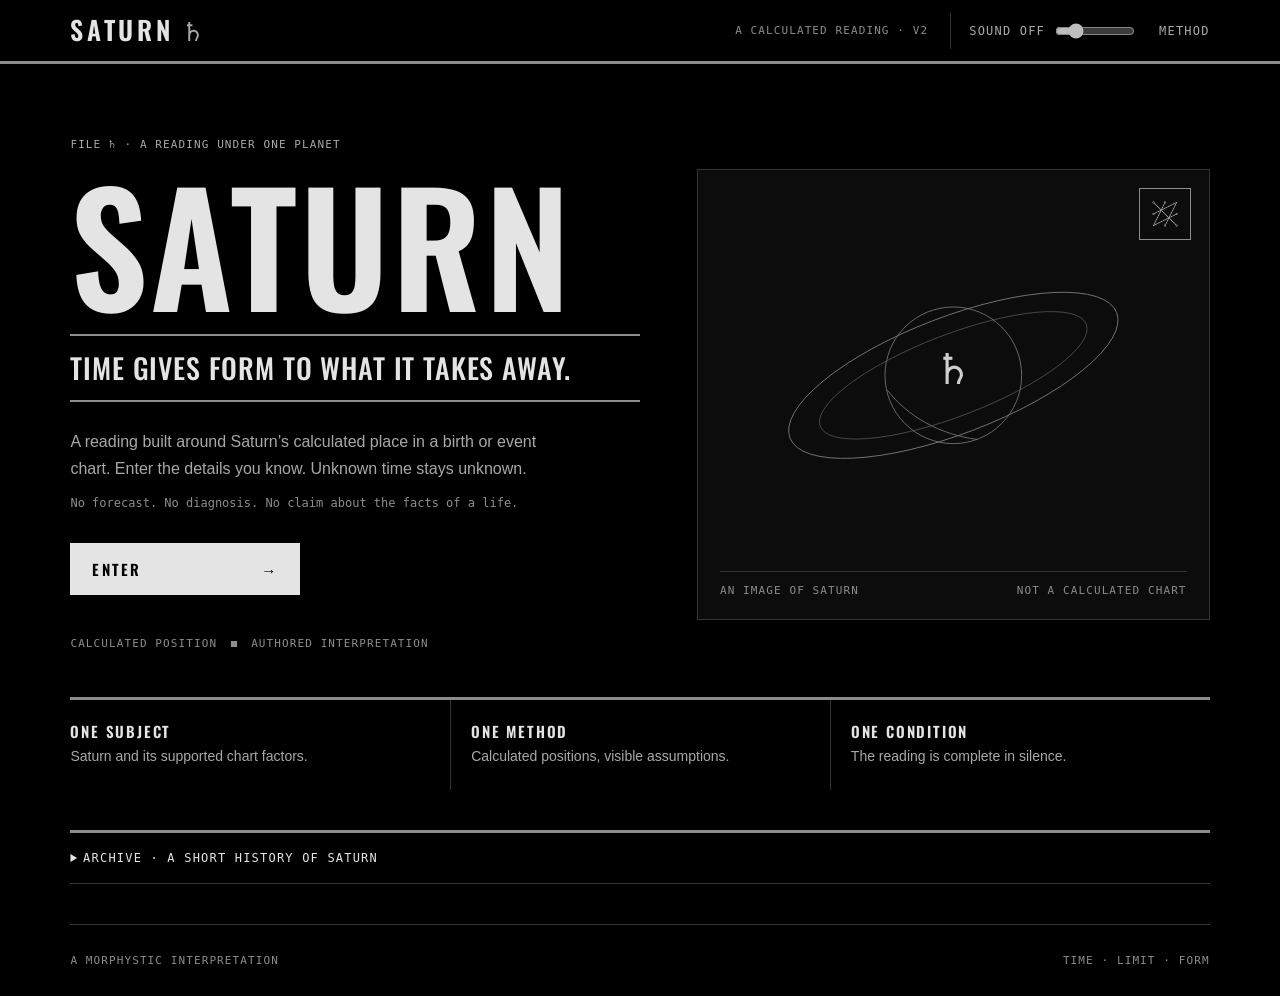
<file: saturn-v2/index.html>
<!doctype html>
<html lang="en">
<head>
  <meta charset="utf-8">
  <meta name="viewport" content="width=device-width, initial-scale=1">
  <meta name="theme-color" content="#000000">
  <meta name="description" content="A Saturn-centered astrological reading, built from calculated chart factors.">
  <title>SATURN v2 — A reading under one planet</title>
  <link rel="icon" href="assets/saturnian_sigil.png" type="image/png">
  <link rel="stylesheet" href="style.css">
  <script defer src="vendor/astronomy.js"></script>
  <script defer src="narrative.js"></script>
  <script defer src="core.js"></script>
  <script defer src="app.js"></script>
</head>
<body>
  <a class="skip-link" href="#main">Skip to content</a>
  <header class="site-header">
    <a class="wordmark" href="./" aria-label="SATURN home">SATURN<span class="wordmark-dot">♄</span></a>
    <div class="header-right">
      <span class="edition">A CALCULATED READING · V2</span>
      <div class="sound-controls" role="group" aria-label="Ambient sound controls">
        <audio id="ambient-audio" src="assets/saturn-drone.ogg" loop preload="none"></audio>
        <button id="sound-toggle" class="quiet-button" type="button" aria-pressed="false" aria-label="Turn ambient sound on">Sound off</button>
        <input id="sound-volume" type="range" min="0" max="0.12" step="0.005" value="0.025" aria-label="Ambient sound volume">
      </div>
      <button id="method-button" class="quiet-button" type="button">Method</button>
    </div>
  </header>
  <main id="main" tabindex="-1"></main>
  <details class="saturn-history">
    <summary>Archive · a short history of Saturn</summary>
    <div class="history-body">
      <p class="history-intro">One planet, several traditions. These accounts describe mythology, worship and occult symbolism in their own settings.</p>
      <h3>Mesopotamia · the distant sovereign</h3>
      <p>Babylonian astronomers observed Saturn as Kayyāmānu, the slow-moving celestial wanderer. Associated with Ninurta, a deity of warfare and agriculture, the planet belonged to a system of celestial omens concerning kingship and earthly affairs. <a href="https://www.iranicaonline.org/articles/planets/" target="_blank" rel="noopener">Encyclopaedia Iranica ↗</a> · <a href="https://sumerianastrology.com/wp-content/uploads/2024/08/Mesopotamian-Planetary-Astronomy-Astrology-Brown-Mesopotamian-Astrology.pdf" target="_blank" rel="noopener">David Brown, Mesopotamian Planetary Astronomy-Astrology ↗</a></p>
      <h3>Greece and later European art · the devouring father</h3>
      <p>The Romans identified Saturn with Greek Kronos, the father who swallowed his children to prevent his overthrow. Later art connected this figure with time. That association developed across traditions; Kronos and Chronos, the personification of time, should not simply be treated as identical. <a href="https://www.getty.edu/art/collection/object/103RQE" target="_blank" rel="noopener">Getty ↗</a></p>
      <h3>Phoenicia and Carthage · the sacrificial god</h3>
      <p>Greek and Roman writers identified Kronos and Saturn with deities including El and Baal Hammon. Ancient accounts associated these cults with sacrificial offerings, including historically debated traditions of child sacrifice. <a href="https://www.philipharland.com/Blog/2024/05/phoenician-perspectives-philo-of-byblos-second-century-ce/" target="_blank" rel="noopener">Philo of Byblos, translated by Philip A. Harland ↗</a> · <a href="https://www.ox.ac.uk/news/2014-01-23-ancient-carthaginians-really-did-sacrifice-their-children" target="_blank" rel="noopener">University of Oxford ↗</a></p>
      <h3>Rome · the seed</h3>
      <p>Roman Saturn, rooted in older Italic tradition, was a god of sowing and seed. The Romans identified him with the Greek agricultural deity Kronos. <a href="https://www.getty.edu/cona/CONAIconographyRecord.aspx?iconid=901000195" target="_blank" rel="noopener">Getty ↗</a></p>
      <h3>Hindu traditions · Shani</h3>
      <p>Saturn is personified as Shani, one of the nine planetary deities, the navagrahas. Devotion to these deities includes seeking protection from misfortune. Here Saturn belongs to a living religious tradition. <a href="https://art.thewalters.org/object/25.39/" target="_blank" rel="noopener">Walters Art Museum ↗</a></p>
      <h3>Renaissance European occultism · lead and solitude</h3>
      <p>Agrippa associated Saturn with lead, heavy materials and solitary creatures. These correspondences give its occult image weight, darkness and withdrawal. They belong to a historical system of planetary symbolism. <a href="https://renaissanceastrology.com/agrippasaturn.html" target="_blank" rel="noopener">Agrippa, Book I, “What things are Saturnine” ↗</a></p>
      <h3>Morphysm · a contemporary interpretation</h3>
      <p>At Saturn’s north pole, a six-sided pattern takes shape in the planet’s atmosphere: a stable shape formed by motion.</p>
      <p>Morphysm uses this as an image for the self: a process that looks like an object, a standing wave in neural flow, mistaken for an entity. Matter passes through it, and the illusion persists. <a href="https://www.reddit.com/r/BreakingMirrors/" target="_blank" rel="noopener">Breaking Mirrors on Reddit ↗</a></p>
    </div>
  </details>
  <footer class="site-footer">
    <span>A MORPHYSTIC INTERPRETATION</span>
    <span>TIME · LIMIT · FORM</span>
  </footer>


  <dialog id="method-dialog" aria-labelledby="method-title">
    <div class="dialog-top">
      <span class="overline">CALCULATION &amp; EDITORIAL METHOD</span>
      <button class="quiet-button" type="button" data-close="method-dialog">Close</button>
    </div>
    <h2 id="method-title">A calculated sky.<br>A written reading.</h2>
    <p>Planetary positions are calculated in this browser with Astronomy Engine. The prototype uses the tropical zodiac and apparent geocentric ecliptic longitude. Saturn is the subject; other planets are interpreted only when a calculated aspect involves Saturn.</p>
    <p>Aspect definitions: conjunction 0° / 7° orb; sextile 60° / 4°; square 90° / 6°; trine 120° / 6°; opposition 180° / 7°. Only factors supported across the full sampled time interval are interpreted. Approximate and unknown times use 97 samples. The sign, motion and aspect checks are sampled, not a continuous mathematical proof.</p>
    <p>Houses, ascendant, angles and general transits are not implemented. Saturn Returns is a provisional calculation: up to three return cycles are found by solving when transiting Saturn reaches the chart’s natal Saturn longitude. It includes retrograde re-crossings and sampled input-time sensitivity. Independent reference comparison is pending. The wheel shows the zodiac and Saturn’s calculated position; its rings are chart guides, not orbits. A midpoint marker is identified whenever the entered time is uncertain.</p>
    <p>The House of Death appears after the reading ends. Its four rooms are the dates on which transiting Saturn reaches 90°, 180°, 270° and 360° from the chart’s Saturn, solved with the same method as the returns.</p>
    <p>All sign, aspect, return and House of Death texts are original editorial writing (draft v0.3) and have not yet been reviewed against a source corpus or by an astrologer.</p>
    <p>Chart inputs remain in this page’s memory unless you choose Save chart. Saved chart details stay in this browser on this device and are not sent to a server. Clearing browser data can remove them. The optional place search sends only the place query to Open-Meteo’s geocoding service, which uses GeoNames data. Calculation and reading work without that search when a built-in place is selected.</p>
    <p>Time-zone resolution uses the browser’s Intl time-zone database. Its version is not pinned, and historical results still need independent comparison. Review the selected place, local time, time zone and daylight-saving occurrence before calculating.</p>
    <p class="source-line">Calculation library: <a href="https://github.com/cosinekitty/astronomy" target="_blank" rel="noopener">Astronomy Engine (MIT) ↗</a>. Placement-specific source review is pending.</p>
  </dialog>
  <dialog id="saved-charts-dialog" aria-label="Saved charts">
    <div class="dialog-top">
      <span class="overline">THIS BROWSER · THIS DEVICE</span>
      <button class="quiet-button" type="button" data-close="saved-charts-dialog">Close</button>
    </div>
    <section id="saved-charts-list" class="saved-charts"></section>
  </dialog>
  <dialog id="new-chart-dialog" aria-labelledby="new-chart-warning">
    <p id="new-chart-warning">The chart on screen is not saved. Starting another chart will replace it, and its details will be lost.</p>
    <div class="saved-chart-actions">
      <button id="confirm-new-chart" class="outline-button" type="button">Start anyway</button>
      <button class="quiet-button" type="button" data-close="new-chart-dialog" autofocus>Keep current chart</button>
    </div>
  </dialog>
  <noscript>This application needs JavaScript to calculate and display a chart. No chart details are sent to a language model.</noscript>
</body>
</html>
</file>
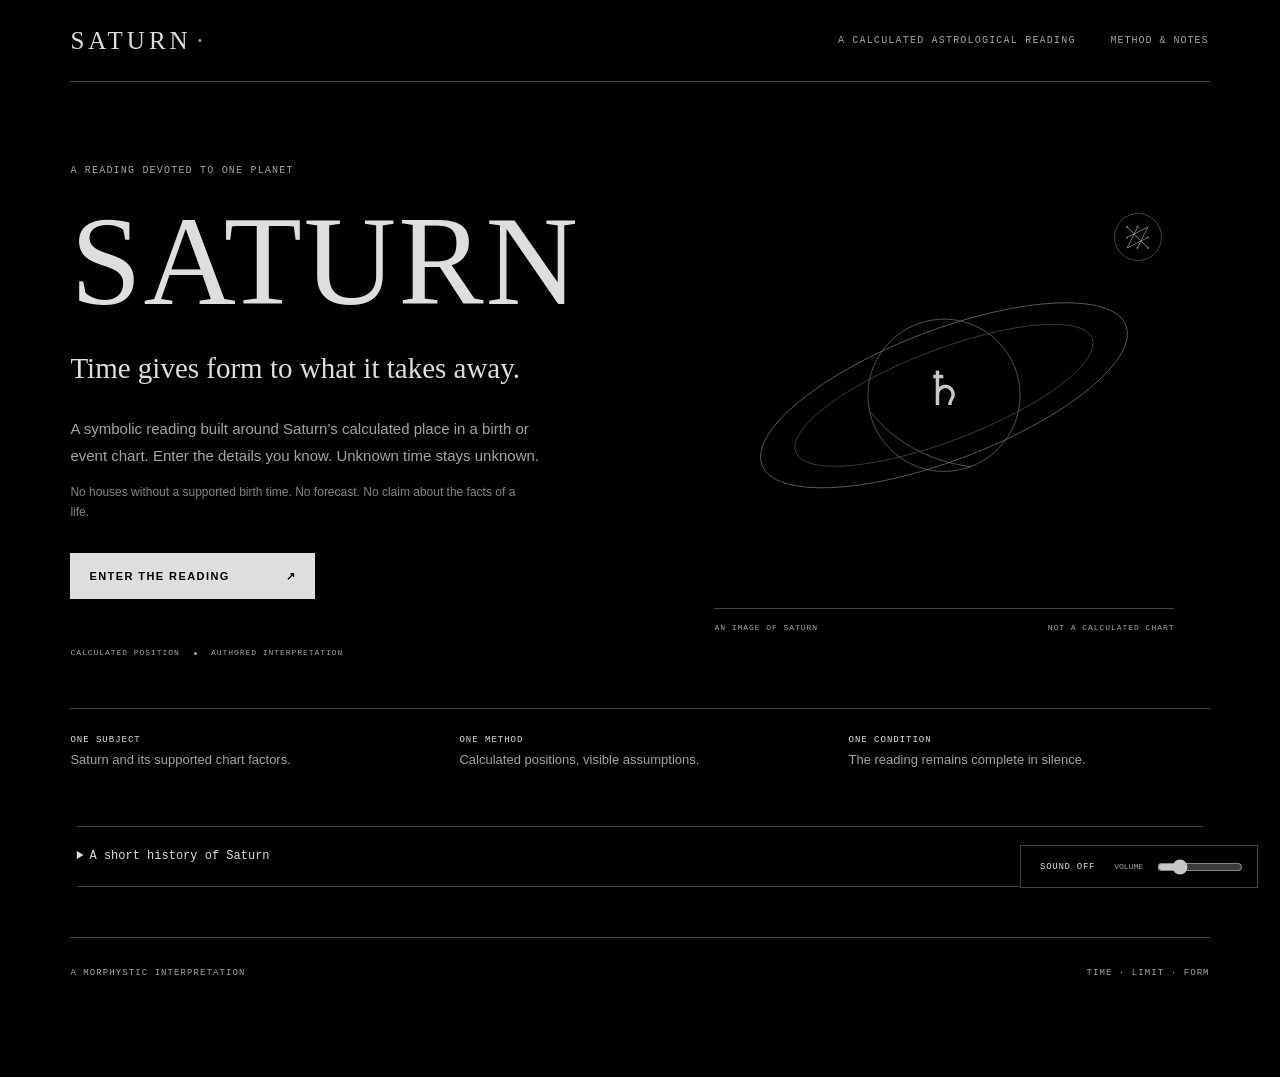
<file: saturn/index.html>
<!doctype html>
<html lang="en">
<head>
  <meta charset="utf-8">
  <meta name="viewport" content="width=device-width, initial-scale=1">
  <meta name="theme-color" content="#000000">
  <meta name="description" content="A Saturn-centered astrological reading, built from calculated chart factors.">
  <title>SATURN — An astrological tribute</title>
  <link rel="icon" href="assets/saturnian_sigil.png" type="image/png">
  <link rel="stylesheet" href="style.css">
  <script defer src="vendor/astronomy.js"></script>
  <script defer src="core.js"></script>
  <script defer src="app.js"></script>
</head>
<body>
  <a class="skip-link" href="#main">Skip to content</a>
  <header class="site-header">
    <a class="wordmark" href="./" aria-label="SATURN home">SATURN<span class="wordmark-dot">·</span></a>
    <div class="header-right">
      <span class="edition">A CALCULATED ASTROLOGICAL READING</span>
      <button id="method-button" class="quiet-button" type="button">Method &amp; notes</button>
    </div>
  </header>
  <main id="main" tabindex="-1"></main>
  <details class="saturn-history">
    <summary>A short history of Saturn</summary>
    <div class="history-body">
      <p class="history-intro">One planet, several traditions. These accounts describe mythology, worship and occult symbolism in their own settings.</p>
      <h3>Mesopotamia · the distant sovereign</h3>
      <p>Babylonian astronomers observed Saturn as Kayyāmānu, the slow-moving celestial wanderer. Associated with Ninurta, a deity of warfare and agriculture, the planet belonged to a system of celestial omens concerning kingship and earthly affairs. <a href="https://www.iranicaonline.org/articles/planets/" target="_blank" rel="noopener">Encyclopaedia Iranica ↗</a> · <a href="https://sumerianastrology.com/wp-content/uploads/2024/08/Mesopotamian-Planetary-Astronomy-Astrology-Brown-Mesopotamian-Astrology.pdf" target="_blank" rel="noopener">David Brown, Mesopotamian Planetary Astronomy-Astrology ↗</a></p>
      <h3>Greece and later European art · the devouring father</h3>
      <p>The Romans identified Saturn with Greek Kronos, the father who swallowed his children to prevent his overthrow. Later art connected this figure with time. That association developed across traditions; Kronos and Chronos, the personification of time, should not simply be treated as identical. <a href="https://www.getty.edu/art/collection/object/103RQE" target="_blank" rel="noopener">Getty ↗</a></p>
      <h3>Phoenicia and Carthage · the sacrificial god</h3>
      <p>Greek and Roman writers identified Kronos and Saturn with deities including El and Baal Hammon. Ancient accounts associated these cults with sacrificial offerings, including historically debated traditions of child sacrifice. <a href="https://www.philipharland.com/Blog/2024/05/phoenician-perspectives-philo-of-byblos-second-century-ce/" target="_blank" rel="noopener">Philo of Byblos, translated by Philip A. Harland ↗</a> · <a href="https://library.biblicalarchaeology.org/article/child-sacrifice-returning-gods-gift/" target="_blank" rel="noopener">Biblical Archaeology Society ↗</a> · <a href="https://www.ox.ac.uk/news/2014-01-23-ancient-carthaginians-really-did-sacrifice-their-children" target="_blank" rel="noopener">University of Oxford ↗</a></p>
      <h3>Rome · the seed</h3>
      <p>Roman Saturn, rooted in older Italic tradition, was a god of sowing and seed. The Romans identified him with the Greek agricultural deity Kronos. <a href="https://www.getty.edu/cona/CONAIconographyRecord.aspx?iconid=901000195" target="_blank" rel="noopener">Getty ↗</a></p>
      <h3>Hindu traditions · Shani</h3>
      <p>Saturn is personified as Shani, one of the nine planetary deities, the navagrahas. Devotion to these deities includes seeking protection from misfortune. Here Saturn belongs to a living religious tradition. <a href="https://art.thewalters.org/object/25.39/" target="_blank" rel="noopener">Walters Art Museum ↗</a></p>
      <h3>Renaissance European occultism · lead and solitude</h3>
      <p>Agrippa associated Saturn with lead, heavy materials and solitary creatures. These correspondences give its occult image weight, darkness and withdrawal. They belong to a historical system of planetary symbolism. <a href="https://renaissanceastrology.com/agrippasaturn.html" target="_blank" rel="noopener">Agrippa, Book I, “What things are Saturnine” ↗</a></p>
      <h3>Morphysm · a contemporary interpretation</h3>
      <p>At Saturn’s north pole, a six-sided pattern takes shape in the planet’s atmosphere: a stable shape formed by motion.</p>
      <p>Morphysm uses this as an image for the self: a process that looks like an object, a standing wave in neural flow, mistaken for an entity. Matter passes through it, and the illusion persists. <a href="https://www.reddit.com/r/BreakingMirrors/" target="_blank" rel="noopener">Breaking Mirrors on Reddit ↗</a></p>
    </div>
  </details>
  <footer class="site-footer">
    <span>A MORPHYSTIC INTERPRETATION</span>
    <span>TIME · LIMIT · FORM</span>
  </footer>

  <aside class="sound-dock" aria-label="Ambient sound controls">
    <audio id="ambient-audio" src="assets/saturn-drone.ogg" loop preload="none"></audio>
    <button id="sound-toggle" type="button" aria-pressed="false" aria-label="Turn ambient sound on">Sound off</button>
    <label for="sound-volume">Volume</label>
    <input id="sound-volume" type="range" min="0" max="0.12" step="0.005" value="0.025" aria-label="Ambient sound volume">
  </aside>

  <dialog id="method-dialog" aria-labelledby="method-title">
    <div class="dialog-top">
      <span class="overline">CALCULATION &amp; EDITORIAL METHOD</span>
      <button class="quiet-button" type="button" data-close="method-dialog">Close</button>
    </div>
    <h2 id="method-title">A calculated sky.<br>An authored reading.</h2>
    <p>Planetary positions are calculated in this browser with Astronomy Engine. The prototype uses the tropical zodiac and apparent geocentric ecliptic longitude. Saturn is the subject; other planets are interpreted only when a calculated aspect involves Saturn.</p>
    <p>Aspect definitions: conjunction 0° / 7° orb; sextile 60° / 4°; square 90° / 6°; trine 120° / 6°; opposition 180° / 7°. Only factors supported across the full sampled time interval are interpreted. Approximate and unknown times use 97 samples. The sign, motion and aspect checks are sampled, not a continuous mathematical proof.</p>
    <p>Houses, ascendant, angles and general transits are not implemented. Saturn Returns is a provisional calculation: up to three return cycles are found by solving when transiting Saturn reaches the chart’s natal Saturn longitude. It includes retrograde re-crossings and sampled input-time sensitivity. Independent reference comparison is pending. The wheel shows the zodiac and Saturn’s calculated position; its rings are chart guides, not orbits. A midpoint marker is identified whenever the entered time is uncertain.</p>
    <p>The placement-specific sign and aspect prose is original editorial draft copy and has not yet been reviewed against a source corpus or by an astrologer. A separate historical context note is based on Deborah Houlding’s adaptation of William Lilly’s Saturn section. The app does not apply Lilly’s dignity conditions to a chart. The symbolic language is not a factual account of a person, diagnosis or prediction.</p>
    <p>Chart inputs remain in this page’s memory unless you choose Save chart. Saved chart details stay in this browser on this device and are not sent to a server. Clearing browser data can remove them. The optional place search sends only the place query to Open-Meteo’s geocoding service, which uses GeoNames data. Calculation and reading work without that search when a built-in place is selected.</p>
    <p>Time-zone resolution uses the browser’s Intl time-zone database. Its version is not pinned, and historical results still need independent comparison. Review the selected place, local time, time zone and daylight-saving occurrence before calculating.</p>
    <p class="source-line">Calculation library: <a href="https://github.com/cosinekitty/astronomy" target="_blank" rel="noopener">Astronomy Engine (MIT) ↗</a>. Placement-specific source review is pending.</p>
  </dialog>
  <noscript>This application needs JavaScript to calculate and display a chart. No chart details are sent to a language model.</noscript>
</body>
</html>
</file>
<file: saturn-v2/style.css>
/* SATURN v2 — brutalist restyle. Black and grey only; concrete slabs, hard rules, condensed signage type. */
@font-face {
  font-family: 'Oswald';
  src: url('assets/fonts/Oswald-VariableFont_wght.ttf') format('truetype');
  font-weight: 200 700;
  font-display: swap;
}

:root {
  color-scheme: dark;
  --black: #000000;
  --slab: #0c0c0c;
  --slab-2: #141414;
  --ink: #cdcdcd;
  --bright: #e4e4e4;
  --secondary: #a8a8a8;
  --faint: #8c8c8c;
  --line: #333333;
  --line-strong: #8c8c8c;
  --display: 'Oswald', 'Arial Narrow', 'Nimbus Sans Narrow', 'Roboto Condensed', sans-serif;
  --text: 'Liberation Sans', Arial, Helvetica, sans-serif;
  --mono: 'DejaVu Sans Mono', 'Liberation Mono', 'Courier New', monospace;
  --glyph: 'DejaVu Sans', 'Segoe UI Symbol', 'Noto Sans Symbols 2', 'Noto Sans Symbols', sans-serif;
  --header-h: 64px;
}

[hidden] { display: none !important; }
* { box-sizing: border-box; }
html { background: var(--black); scroll-padding-top: calc(var(--header-h) + 16px); }
body { margin: 0; background: var(--black); color: var(--ink); font: 17px/1.7 var(--text); }
button, input, select { font: inherit; }
a { color: var(--bright); text-underline-offset: 3px; }
button { color: inherit; }
h1, h2, h3, p, figure { margin-top: 0; }
h1, h2, h3 { color: var(--bright); font-family: var(--display); font-weight: 600; text-transform: uppercase; letter-spacing: .01em; }
h1 { font-size: clamp(46px, 8vw, 104px); line-height: .95; }
h2 { font-size: clamp(30px, 4.2vw, 50px); line-height: 1; }
h3 { font-size: 22px; line-height: 1.1; }
p { color: var(--secondary); }
:focus-visible { outline: 2px solid var(--bright); outline-offset: 3px; }

/* Labels: never below 11px */
.overline, .edition, .site-footer, .entrance-meta, .wheel-panel figcaption, .verification-row > span, .field-group legend,
.field-label, .chart-summary dt, .aspect-card-head, .factor-id, .reading-status, .ward-strip, .room-plate {
  font: 11px/1.6 var(--mono); letter-spacing: .1em; text-transform: uppercase;
}
.overline { display: block; margin-bottom: 16px; color: var(--secondary); }

.skip-link { position: fixed; z-index: 30; top: -80px; left: 16px; padding: 10px 14px; background: var(--bright); color: var(--black); }
.skip-link:focus { top: 12px; }

/* Header: sticky, carries method + sound so nothing floats over the text */
.site-header {
  position: sticky; top: 0; z-index: 20; display: flex; align-items: center; justify-content: space-between; gap: 20px;
  min-height: var(--header-h); padding: 0 5.5%; background: var(--black); border-bottom: 3px solid var(--line-strong);
}
.wordmark { color: var(--bright); text-decoration: none; font: 600 26px/1 var(--display); letter-spacing: .14em; }
.wordmark-dot { padding-left: 8px; color: var(--secondary); font-family: var(--glyph); font-weight: 400; }
.header-right { display: flex; align-items: center; gap: 22px; }
.edition { color: var(--faint); }
.sound-controls { display: flex; align-items: center; gap: 8px; padding-left: 18px; border-left: 1px solid var(--line); }
.sound-controls input { width: 80px; accent-color: #bdbdbd; cursor: pointer; }
.sound-controls button[aria-pressed="true"] { color: var(--bright); }

/* Buttons: square blocks */
.primary-button, .outline-button, .quiet-button { border-radius: 0; cursor: pointer; transition: background-color .15s, color .15s, border-color .15s; }
.primary-button {
  display: inline-flex; align-items: center; justify-content: space-between; gap: 40px; min-width: 230px; min-height: 52px; padding: 14px 20px;
  border: 2px solid var(--bright); background: var(--bright); color: var(--black); font: 600 15px/1 var(--display); letter-spacing: .14em; text-transform: uppercase;
}
.primary-button:hover { background: var(--black); color: var(--bright); }
.outline-button { min-height: 46px; padding: 11px 18px; border: 2px solid var(--line-strong); background: var(--black); color: var(--bright); font: 12px var(--mono); letter-spacing: .1em; text-transform: uppercase; }
.outline-button:hover { border-color: var(--bright); background: var(--slab-2); }
.quiet-button { min-height: 36px; padding: 6px 0; border: 0; background: transparent; color: var(--secondary); font: 12px var(--mono); letter-spacing: .1em; text-transform: uppercase; }
.quiet-button:hover { color: var(--bright); text-decoration: underline; text-underline-offset: 4px; }
button:disabled { cursor: not-allowed; opacity: .55; }

#main { width: min(1240px, 89%); min-height: 68vh; margin: 0 auto; outline: none; }

/* Entrance */
.entrance { display: grid; grid-template-columns: minmax(0, 1fr) minmax(300px, .9fr); align-items: center; gap: 5%; padding: clamp(48px, 8vh, 96px) 0 44px; }
.entrance-copy { max-width: 580px; }
.entrance h1 { margin-bottom: 18px; font-size: clamp(84px, 12vw, 170px); letter-spacing: .02em; }
.entrance-line { margin-bottom: 26px; padding: 14px 0; border-top: 2px solid var(--line-strong); border-bottom: 2px solid var(--line-strong); color: var(--bright); font: 500 clamp(21px, 2.3vw, 28px)/1.3 var(--display); text-transform: uppercase; letter-spacing: .03em; }
.entrance .intro { max-width: 500px; margin-bottom: 12px; font-size: 16px; }
.intro-note { max-width: 480px; margin: 0 0 30px; color: var(--faint); font: 12px/1.6 var(--mono); }
.entrance-meta { display: flex; align-items: center; gap: 14px; margin-top: 40px; color: var(--faint); }
.entrance-meta i { width: 6px; height: 6px; background: var(--faint); }
.entrance-object { position: relative; margin: 0; padding: 22px; border: 1px solid var(--line); background: var(--slab); text-align: center; }
.opening-rings { display: block; width: min(100%, 500px); margin: 0 auto; overflow: visible; }
.opening-rings ellipse, .opening-rings circle, .opening-rings path { fill: none; stroke: #7a7a7a; stroke-width: 1; }
.opening-rings ellipse:nth-of-type(2) { stroke: #4c4c4c; }
.opening-rings text { fill: #cfcfcf; font: 51px var(--glyph); }
.sigil-frame { position: absolute; top: 18px; right: 18px; display: grid; width: 52px; height: 52px; place-items: center; border: 1px solid var(--line-strong); }
.sigil { width: 28px; height: 28px; filter: invert(.8); opacity: .85; }
.entrance-object figcaption { display: flex; justify-content: space-between; gap: 12px; margin-top: 12px; padding-top: 12px; border-top: 1px solid var(--line); color: var(--faint); font: 11px var(--mono); letter-spacing: .1em; }
.entrance-lower { display: grid; grid-template-columns: repeat(3, 1fr); gap: 0; border-top: 3px solid var(--line-strong); }
.entrance-lower p { margin: 0; padding: 20px 20px 22px 0; color: var(--bright); font: 600 15px/1.5 var(--display); letter-spacing: .12em; }
.entrance-lower p + p { padding-left: 20px; border-left: 1px solid var(--line); }
.entrance-lower span { color: var(--secondary); font: 14px/1.7 var(--text); letter-spacing: 0; }

/* Saved charts */
.saved-charts:not(:empty) { padding: 26px 0; border-top: 1px solid var(--line); }
.saved-charts h2 { margin-bottom: 8px; font-size: 30px; }
.saved-chart-row { display: flex; align-items: center; justify-content: space-between; gap: 20px; padding: 16px 0; border-bottom: 1px solid var(--line); }
.saved-chart-row strong { color: var(--bright); }
.saved-chart-row p { margin: 5px 0 0; }
.saved-chart-actions { display: flex; flex-wrap: wrap; align-items: center; gap: 16px; }
.saved-chart-warning:not(:empty) { margin-top: 22px; padding: 18px 20px; border: 2px solid var(--line-strong); }
.saved-chart-warning p { margin: 0 0 14px; color: var(--bright); }

/* Input */
.form-screen, .verification-screen { padding: 56px 0 20px; }
.page-heading { max-width: 860px; margin-bottom: 36px; }
.page-heading h1, .verification-screen h1 { margin-bottom: 18px; font-size: clamp(44px, 7vw, 86px); }
.page-heading p { max-width: 650px; font-size: 16px; }
.form-columns { display: grid; grid-template-columns: minmax(0, 1.45fr) minmax(230px, .55fr); gap: clamp(36px, 7vw, 96px); padding-top: 30px; border-top: 3px solid var(--line-strong); }
.form-main { max-width: 760px; }
.field-group { min-width: 0; margin: 0 0 26px; padding: 0; border: 0; }
.field-group legend { margin-bottom: 10px; color: var(--secondary); }
.segmented, .time-choices { display: flex; flex-wrap: wrap; gap: 0; }
.segmented label, .time-choices label { position: relative; cursor: pointer; }
.segmented label + label span, .time-choices label + label span { border-left: 0; }
.segmented input, .time-choices input { position: absolute; width: 1px; height: 1px; opacity: 0; }
.segmented span, .time-choices span { display: block; min-width: 140px; padding: 12px 14px; border: 2px solid var(--line-strong); color: var(--secondary); font: 13px var(--mono); letter-spacing: .06em; text-align: center; text-transform: uppercase; }
.segmented label:hover span, .time-choices label:hover span { color: var(--bright); background: var(--slab-2); }
/* Selected = inverted block, impossible to miss */
.segmented input:checked + span, .time-choices input:checked + span { border-color: var(--bright); background: var(--bright); color: var(--black); font-weight: 700; }
.segmented input:focus-visible + span, .time-choices input:focus-visible + span { outline: 2px solid var(--bright); outline-offset: 3px; }
.field-label { display: flex; flex-direction: column; gap: 9px; margin: 0 0 9px; color: var(--secondary); }
.field-label > span { display: inline; margin-left: 7px; color: var(--faint); }
.text-input { width: 100%; min-height: 48px; padding: 11px 12px; border: 2px solid var(--line); border-radius: 0; background: var(--slab); color: var(--bright); font: 15px var(--text); }
.text-input::placeholder { color: var(--faint); }
.text-input:hover { border-color: var(--line-strong); }
.text-input:focus { border-color: var(--bright); outline: none; }
input[type="date"], input[type="time"] { color-scheme: dark; }
input[type="date"]::-webkit-calendar-picker-indicator, input[type="time"]::-webkit-calendar-picker-indicator { filter: invert(.75); }
.date-place-grid { display: grid; grid-template-columns: minmax(170px, .68fr) minmax(240px, 1.32fr); gap: 18px; margin: 22px 0 26px; }
.place-search-row { display: flex; gap: 8px; }
.place-search-row .text-input { min-width: 0; }
.place-search-row button { flex: 0 0 auto; }
.field-help, .small-message { margin: 8px 0 0; color: var(--faint); font-size: 13px; line-height: 1.6; }
.place-results:not(:empty) { display: grid; gap: 4px; margin-top: 8px; }
.place-result { display: flex; align-items: center; justify-content: space-between; gap: 12px; width: 100%; padding: 10px 12px; border: 1px solid var(--line); background: var(--slab); color: var(--bright); text-align: left; cursor: pointer; }
.place-result:hover { border-color: var(--bright); }
.place-result span { font-size: 14px; }
.place-result small { color: var(--secondary); font: 11px var(--mono); }
.place-confirmation { display: flex; gap: 12px; margin-top: 12px; padding: 12px 14px; border: 2px solid var(--line-strong); background: var(--slab); }
.confirmation-mark { color: var(--bright); font-size: 18px; line-height: 1.2; }
.place-confirmation strong { color: var(--bright); font-size: 14px; font-weight: 400; }
.place-confirmation p { margin: 4px 0 0; font-size: 12px; line-height: 1.5; }
.time-details { display: grid; grid-template-columns: 1fr 1fr; gap: 16px; max-width: 600px; margin: 0 0 18px; }
.time-details:has(#uncertainty-field[hidden]) { grid-template-columns: minmax(0, 290px); }
.fold-field { max-width: 500px; margin: 10px 0 20px; }
.custom-place { margin: 24px 0 0; padding: 16px 0; border-top: 1px solid var(--line); border-bottom: 1px solid var(--line); }
.custom-place summary, .evidence-details summary, .saturn-history summary { color: var(--bright); cursor: pointer; font: 12px var(--mono); letter-spacing: .1em; text-transform: uppercase; }
.custom-place > p { margin: 13px 0; }
.custom-place code, .evidence-body code { color: var(--ink); font: 12px var(--mono); }
.custom-place-grid { display: grid; grid-template-columns: 1fr 1fr; gap: 12px; margin: 16px 0; }
.error-message { min-height: 1.5em; margin: 16px 0 0; color: var(--bright); font-size: 14px; }
.form-actions { display: flex; flex-wrap: wrap; align-items: center; gap: 16px; margin-top: 20px; }
.form-aside { align-self: start; padding: 22px; border: 1px solid var(--line); background: var(--slab); }
.form-aside h2 { font-size: 30px; }
.form-aside p { font-size: 14px; line-height: 1.75; }
.form-aside .aside-footnote { margin: 22px 0 0; padding-top: 12px; border-top: 1px solid var(--line); color: var(--faint); font: 11px var(--mono); letter-spacing: .06em; }

/* Verification */
.verification-screen { max-width: 940px; }
.verification-lead { max-width: 650px; margin-bottom: 30px; }
.verification-card { padding: 6px 24px; border: 1px solid var(--line); border-top: 3px solid var(--line-strong); background: var(--slab); }
.verification-row { display: grid; grid-template-columns: minmax(170px, .45fr) 1fr; gap: 24px; padding: 14px 0; border-bottom: 1px solid var(--line); }
.verification-row > span { color: var(--secondary); }
.verification-row strong { color: var(--bright); font-size: 15px; font-weight: 400; }
.verification-note { margin: 12px 0; font-size: 13px; }

/* Chart */
.chart-result { padding: 48px 0 32px; }
.result-heading { margin-bottom: 24px; }
.result-title-row { display: flex; align-items: end; justify-content: space-between; gap: 24px; }
.result-title-row h1 { margin-bottom: 10px; font-size: clamp(46px, 7vw, 90px); }
.result-title-row p { margin: 0; font: 13px var(--mono); letter-spacing: .04em; }
.dot-separator { padding: 0 8px; color: var(--faint); }
.save-chart-actions { margin-bottom: 26px; }
.save-chart-actions .field-help { margin: 0; }
.chart-layout { display: grid; grid-template-columns: minmax(320px, 1fr) minmax(300px, .9fr); gap: 0; border: 1px solid var(--line); border-top: 3px solid var(--line-strong); }
.wheel-panel { min-width: 0; margin: 0; padding: 28px; border-right: 1px solid var(--line); background: var(--slab); }
.wheel-holder { display: grid; min-height: 340px; place-items: center; }
.chart-wheel { display: block; width: min(100%, 420px); overflow: visible; }
.wheel-circle { fill: none; stroke: #5e5e5e; stroke-width: .8; }
.wheel-circle.outer { stroke: #9a9a9a; stroke-width: 1.4; }
.wheel-circle.inner { stroke: #444; }
.wheel-tick { stroke: #686868; stroke-width: .7; }
.wheel-tick.major { stroke: #a8a8a8; stroke-width: 1.1; }
.zodiac-glyph { fill: #c4c4c4; font: 17px var(--glyph); font-variant-emoji: text; }
.saturn-marker-line { stroke: var(--bright); stroke-width: 1.6; }
.saturn-marker { fill: var(--black); stroke: var(--bright); stroke-width: 2; }
.wheel-center-glyph { fill: #dadada; font: 34px var(--glyph); }
.wheel-center-label { fill: #a8a8a8; font: 9px var(--mono); letter-spacing: 3px; }
.wheel-panel figcaption { display: flex; justify-content: space-between; gap: 15px; padding-top: 14px; border-top: 1px solid var(--line); color: var(--secondary); }
.chart-summary { padding: 28px; }
.position-reading { display: flex; align-items: center; gap: 18px; margin-bottom: 20px; }
.saturn-glyph { color: var(--bright); font: 56px/1 var(--glyph); }
.position-reading div { display: grid; gap: 4px; }
.position-reading strong { color: var(--bright); font: 600 28px/1.1 var(--display); text-transform: uppercase; }
.position-reading div span { color: var(--secondary); font: 12px var(--mono); }
.summary-list { margin: 0; border-top: 2px solid var(--line-strong); }
.summary-list div { display: grid; grid-template-columns: .8fr 1fr; gap: 15px; padding: 11px 0; border-bottom: 1px solid var(--line); }
.summary-list dt { color: var(--secondary); }
.summary-list dd { margin: 0; color: var(--bright); font-size: 14px; }
.summary-note { margin: 20px 0 0; color: var(--ink); font-size: 15px; }
.time-sensitivity:not(:empty) { margin-top: 16px; }
.uncertainty-panel { max-width: 820px; padding: 16px 20px; border: 1px solid var(--line); background: var(--slab); }
.uncertainty-panel h3 { margin-bottom: 8px; font: 12px var(--mono); letter-spacing: .1em; }
.uncertainty-panel p, .uncertainty-panel li { font-size: 13px; }
.uncertainty-panel ul { display: flex; flex-wrap: wrap; gap: 8px 24px; margin-bottom: 0; }

/* Reading */
.reading-layout { display: grid; grid-template-columns: 220px minmax(0, 780px); gap: clamp(36px, 7vw, 100px); align-items: start; padding-top: 52px; border-top: 3px solid var(--line-strong); margin-top: 24px; }
.section-nav { position: sticky; top: calc(var(--header-h) + 20px); display: grid; border-top: 2px solid var(--line-strong); }
.section-nav .overline { margin: 12px 0 6px; }
.section-nav a { display: block; padding: 10px 0 10px 12px; border-bottom: 1px solid var(--line); border-left: 3px solid transparent; color: var(--secondary); font: 13px var(--mono); text-decoration: none; text-transform: uppercase; letter-spacing: .04em; }
.section-nav a:hover { color: var(--bright); }
.section-nav a[aria-current="true"] { border-left-color: var(--bright); color: var(--bright); background: var(--slab-2); }
.section-nav .nav-door { color: var(--bright); }
.reading-content { min-width: 0; }
.reading-section { padding: 0 0 40px; margin: 0 0 40px; border-bottom: 1px solid var(--line); }
.reading-section h2 { margin-bottom: 20px; }
.reading-section > p:not(.factor-id):not(.section-intro), .aspect-card p:not(.factor-id) { max-width: 66ch; color: var(--ink); font-size: 19px; line-height: 1.75; }
.reading-section .reading-lead { color: var(--bright) !important; font: 500 22px/1.4 var(--display) !important; text-transform: uppercase; letter-spacing: .02em; }
.reading-section .section-intro { margin-bottom: 22px; color: var(--secondary); font-size: 14px; }
.factor-id { margin: 14px 0 0; color: var(--faint); overflow-wrap: anywhere; letter-spacing: .04em; text-transform: none; }
.aspect-card { margin: 14px 0; padding: 18px 20px; border: 1px solid var(--line); border-left: 3px solid var(--line-strong); background: var(--slab); }
.aspect-card-head { display: flex; justify-content: space-between; gap: 20px; margin-bottom: 10px; color: var(--bright); }
.aspect-card-head span:last-child { color: var(--secondary); white-space: nowrap; }
.aspect-card p:not(.factor-id) { font-size: 17px; }
.quiet-note { padding: 14px 0; border-top: 1px solid var(--line); color: var(--secondary); font-size: 14px; }
.returns-section .return-meaning { padding-left: 16px; border-left: 3px solid var(--bright); color: var(--bright) !important; }
.returns-section > .outline-button { margin: 4px 0 16px; }
.return-cycle { margin: 22px 0 0; padding: 22px 0 6px; border-top: 2px solid var(--line-strong); }
.return-cycle > h3 { margin-bottom: 14px; font-size: 28px; }
.return-contact { margin: 12px 0; padding: 16px 18px; border: 1px solid var(--line); background: var(--slab); }
.return-contact-heading { display: flex; justify-content: space-between; gap: 15px; color: var(--secondary); font: 11px var(--mono); letter-spacing: .09em; text-transform: uppercase; }
.return-contact-heading span:last-child { color: var(--bright); }
.return-date { margin: 10px 0 4px; color: var(--bright); font: 500 20px/1.35 var(--display); text-transform: uppercase; }
.return-age, .return-sensitivity { margin: 4px 0; color: var(--secondary); font-size: 13px; }
.return-prompt { margin: 14px 0 0; color: var(--ink); font-size: 16px; }
.evidence-details { margin-bottom: 40px; padding: 16px 0; border-top: 1px solid var(--line); border-bottom: 1px solid var(--line); }
.evidence-body { padding-top: 16px; }
.evidence-body h3 { margin: 22px 0 8px; font: 12px var(--mono); letter-spacing: .1em; }
.evidence-body p, .evidence-body li { color: var(--secondary); font-size: 13px; line-height: 1.8; overflow-wrap: anywhere; }
.reading-status { display: flex; align-items: center; gap: 10px; margin: 28px 0 0 calc(220px + clamp(36px, 7vw, 100px)); color: var(--faint); }
.status-dot { width: 7px; height: 7px; background: var(--faint); }

/* Reveal pacing (disabled under reduced motion) */
.reveal { opacity: .12; transform: translateY(18px); transition: opacity .9s ease, transform .9s ease; }
.reveal.is-visible { opacity: 1; transform: none; }

/* Sealed door */
.end-sentinel { height: 1px; }
.sealed-door { margin: 10px 0 30px; opacity: 0; transition: opacity 1.6s ease; }
.sealed-door.is-open { opacity: 1; }
.door-frame { position: relative; padding: 34px 32px 30px; border: 3px solid var(--line-strong); background: repeating-linear-gradient(90deg, var(--slab) 0 2px, var(--black) 2px 64px); }
.door-frame::before { content: ''; position: absolute; inset: 10px; border: 1px solid var(--line); pointer-events: none; }
.door-frame h2 { margin-bottom: 16px; }
.door-frame p { position: relative; max-width: 60ch; color: var(--ink); }
.door-gate { position: relative; margin-top: 22px; }
.content-gate { padding: 20px 22px; border: 1px solid var(--line-strong); background: var(--black); }
.content-gate p { font-size: 15px; }
.gate-title { color: var(--bright) !important; font: 600 18px var(--display) !important; letter-spacing: .1em; text-transform: uppercase; }

/* History / footer / dialog */
.saturn-history { width: min(1240px, 89%); margin: 40px auto 0; padding: 18px 0; border-top: 3px solid var(--line-strong); border-bottom: 1px solid var(--line); }
.history-body { max-width: 700px; padding-top: 20px; }
.history-body h3 { margin: 24px 0 8px; font-size: 22px; }
.history-body p { color: var(--ink); font-size: 16px; }
.history-body .history-intro { color: var(--secondary); font-size: 14px; }
.history-body a { font-size: 13px; }
.site-footer { display: flex; align-items: center; justify-content: space-between; gap: 24px; min-height: 72px; margin: 40px 5.5% 0; border-top: 1px solid var(--line); color: var(--faint); }
dialog { width: min(720px, calc(100% - 30px)); max-height: min(84vh, 780px); padding: 28px clamp(22px, 5vw, 48px); border: 3px solid var(--line-strong); background: var(--slab); color: var(--ink); }
dialog::backdrop { background: #000e; }
.dialog-top { display: flex; align-items: center; justify-content: space-between; gap: 20px; }
.dialog-top .overline { margin: 0; }
dialog h2 { margin-top: 26px; }
dialog p { font-size: 15px; line-height: 1.75; }
dialog .source-line { padding-top: 14px; border-top: 1px solid var(--line); }
noscript { display: block; max-width: 800px; margin: 20px auto; padding: 18px; border: 1px solid var(--line); color: var(--bright); }

/* House of Death */
body.house-mode .saturn-history, body.house-mode .edition { display: none; }
body.house-mode .site-header { border-bottom-color: var(--bright); }
.house { max-width: 820px; margin: 0 auto; padding: 0 0 40px; }
.ward-strip {
  position: sticky; top: var(--header-h); z-index: 10; display: flex; align-items: center; justify-content: space-between; gap: 16px;
  padding: 10px 0; border-bottom: 1px solid var(--line-strong); background: var(--black); color: var(--secondary);
}
.ward-exit { min-height: 36px; padding: 6px 14px; border: 2px solid var(--bright); background: var(--black); color: var(--bright); font: 12px var(--mono); letter-spacing: .1em; text-transform: uppercase; cursor: pointer; }
.ward-exit:hover { background: var(--bright); color: var(--black); }
.house-intro { position: relative; padding: 56px 0 36px; border-bottom: 3px solid var(--line-strong); }
.house-sigil { position: absolute; top: 56px; right: 0; width: 56px; height: 56px; filter: invert(.8); opacity: .5; }
.house-intro h1 { max-width: 640px; margin-bottom: 24px; font-size: clamp(48px, 8vw, 96px); }
.house-lead { max-width: 62ch; color: var(--ink); font-size: 20px; line-height: 1.7; }
.house-note { color: var(--faint); font: 12px/1.7 var(--mono); }
.house-rooms { padding-top: 36px; }
.room { margin: 0 0 48px; opacity: 0; transition: opacity 1.2s ease; }
.room.is-visible { opacity: 1; }
.room-plate { display: flex; justify-content: space-between; gap: 12px; padding: 8px 14px; background: var(--bright); color: var(--black); font-weight: 700; }
.observation-window { position: relative; padding: 34px clamp(22px, 5vw, 48px); border: 3px solid var(--line-strong); border-top: 0; background: var(--slab); }
.observation-window::after { content: ''; position: absolute; inset: 12px; border: 1px solid var(--line); pointer-events: none; }
.observation-window h2 { margin-bottom: 20px; font-size: clamp(36px, 5vw, 60px); outline: none; }
.observation-window p { position: relative; max-width: 58ch; color: var(--ink); font-size: 19px; line-height: 1.75; }
.room-register { padding: 18px 0 0; }
.room-register ol { margin: 0; padding: 0; list-style: none; border-top: 2px solid var(--line-strong); }
.room-register li { display: grid; grid-template-columns: 90px 1fr auto; gap: 16px; padding: 10px 0; border-bottom: 1px solid var(--line); color: var(--ink); font: 13px/1.5 var(--mono); }
.room-register li span:first-child { color: var(--secondary); text-transform: uppercase; }
.room-register li span:last-child { color: var(--bright); white-space: nowrap; }
.next-door { margin-top: 22px; }
.house-exit .factor-id { margin: 18px 0; }

@media (max-width: 900px) {
  .edition { display: none; }
  .entrance { grid-template-columns: 1fr .85fr; gap: 3%; }
  .form-columns { grid-template-columns: minmax(0, 1.3fr) minmax(190px, .7fr); gap: 32px; }
  .reading-layout { grid-template-columns: 180px minmax(0, 1fr); gap: 36px; }
  .reading-status { margin-left: 216px; }
}
@media (max-width: 640px) {
  :root { --header-h: 56px; }
  body { font-size: 16px; }
  .site-header { padding: 0 5%; gap: 10px; }
  .wordmark { font-size: 21px; letter-spacing: .1em; }
  .header-right { gap: 12px; }
  .sound-controls { padding-left: 10px; }
  .sound-controls input { width: 56px; }
  #main, .saturn-history { width: 90%; }
  .entrance { grid-template-columns: 1fr; padding-top: 36px; }
  .entrance-object { grid-row: 1; }
  .entrance-copy { grid-row: 2; }
  .entrance-lower { grid-template-columns: 1fr; }
  .entrance-lower p + p { padding-left: 0; border-left: 0; border-top: 1px solid var(--line); }
  .form-columns { grid-template-columns: 1fr; }
  .date-place-grid, .custom-place-grid { grid-template-columns: 1fr; }
  .segmented, .time-choices { display: grid; grid-template-columns: repeat(auto-fit, minmax(0, 1fr)); }
  .segmented span, .time-choices span { min-width: 0; padding: 12px 6px; font-size: 12px; }
  .time-details { grid-template-columns: 1fr; }
  .verification-card { padding: 4px 14px; }
  .verification-row { grid-template-columns: 1fr; gap: 2px; }
  .result-title-row { flex-direction: column; align-items: flex-start; gap: 12px; }
  .chart-layout { grid-template-columns: 1fr; }
  .wheel-panel { padding: 16px; border-right: 0; border-bottom: 1px solid var(--line); }
  .wheel-holder { min-height: 0; }
  .chart-summary { padding: 20px 16px; }
  .wheel-panel figcaption { flex-direction: column; gap: 4px; }
  /* Mobile nav: a two-column block of links, no sideways scrollbar */
  .reading-layout { grid-template-columns: 1fr; gap: 28px; padding-top: 28px; }
  .section-nav { position: static; grid-template-columns: 1fr 1fr; }
  .section-nav .overline { grid-column: 1 / -1; }
  .section-nav a { padding: 10px 8px; border-left: 0; font-size: 12px; }
  .section-nav a:nth-of-type(odd) { border-right: 1px solid var(--line); }
  .reading-section > p:not(.factor-id):not(.section-intro), .aspect-card p:not(.factor-id), .observation-window p { font-size: 17px; }
  .reading-status { margin-left: 0; }
  .door-frame { padding: 26px 20px; }
  .ward-strip { flex-wrap: wrap; font-size: 10px; }
  .house-sigil { width: 40px; height: 40px; top: 40px; }
  .room-register li { grid-template-columns: 1fr; gap: 2px; }
  .site-footer { flex-direction: column; align-items: flex-start; justify-content: center; gap: 4px; padding: 14px 0; }
}
@media (prefers-reduced-motion: reduce) {
  *, *::before, *::after { scroll-behavior: auto !important; animation: none !important; transition: none !important; }
  .reveal, .room, .sealed-door { opacity: 1 !important; transform: none !important; }
}
@media print {
  body { background: white; color: black; }
  .site-header, .site-footer, .section-nav, .new-chart, .form-actions, .sealed-door, .saturn-history { display: none !important; }
  .reading-layout { display: block; }
  .reveal { opacity: 1; transform: none; }
  p, h1, h2, h3 { color: black !important; }
}

/* House epigraphs: Poe, Baudelaire, Lovecraft */
.epigraph { position: relative; max-width: 58ch; margin: 0 0 26px; padding: 4px 0 4px 18px; border-left: 3px solid var(--line-strong); }
.epigraph blockquote { margin: 0; color: var(--bright); font: italic 17px/1.6 'Liberation Serif', 'DejaVu Serif', Georgia, serif; }
.epigraph .epigraph-translation { margin: 8px 0 0; color: var(--secondary); font-size: 14px; line-height: 1.6; }
.epigraph figcaption { margin-top: 8px; color: var(--faint); font: 11px/1.5 var(--mono); letter-spacing: .06em; text-transform: uppercase; }
.house-intro .epigraph { margin-top: 8px; }
</file>
<file: saturn/style.css>
:root {
  color-scheme: dark;
  --black: #000000;
  --ink: #c8c8c8;
  --bright: #dedede;
  --secondary: #a4a4a4;
  --faint: #858585;
  --line: #444444;
  --line-strong: #777777;
  --serif: Georgia, 'Times New Roman', serif;
  --sans: Arial, Helvetica, sans-serif;
  --mono: 'Courier New', monospace;
}

* { box-sizing: border-box; }
html { scroll-behavior: smooth; background: var(--black); }
body { margin: 0; padding: 0 0 68px; background: var(--black); color: var(--ink); font: 16px/1.65 var(--sans); }
button, input, select { font: inherit; }
button, a, summary { -webkit-tap-highlight-color: transparent; }
a { color: var(--bright); text-underline-offset: 3px; }
button { color: inherit; }

.skip-link { position: fixed; z-index: 20; top: -70px; left: 16px; padding: 10px 14px; background: var(--bright); color: var(--black); }
.skip-link:focus { top: 16px; }
.site-header, .site-footer { display: flex; align-items: center; justify-content: space-between; gap: 24px; margin: 0 5.5%; border-bottom: 1px solid var(--line); }
.site-header { min-height: 82px; }
.wordmark { color: var(--bright); text-decoration: none; font: 25px/1 var(--serif); letter-spacing: .16em; }
.wordmark-dot { padding-left: 5px; color: var(--secondary); }
.header-right { display: flex; align-items: center; gap: 34px; }
.edition, .site-footer, .overline, .entrance-meta, .wheel-panel figcaption, .verification-row > span, .field-group legend, .field-label, .chart-summary dt, .aspect-card-head, .factor-id, .reading-status, .place-confirmation small {
  font: 10px/1.6 var(--mono); letter-spacing: .12em; text-transform: uppercase;
}
.edition { color: var(--secondary); }
.site-footer { min-height: 72px; margin-top: 50px; border-top: 1px solid var(--line); border-bottom: 0; color: var(--secondary); font-size: 9px; }

#main { width: min(1240px, 89%); min-height: 68vh; margin: 0 auto; outline: none; }
.overline { display: block; color: var(--secondary); margin-bottom: 20px; }
h1, h2, h3, p, figure { margin-top: 0; }
h1, h2, h3 { color: var(--bright); font-family: var(--serif); font-weight: 400; }
h1 { font-size: clamp(48px, 8vw, 104px); line-height: .98; letter-spacing: -.045em; }
h2 { font-size: clamp(34px, 4.5vw, 57px); line-height: 1.08; letter-spacing: -.025em; }
h3 { font-size: 25px; line-height: 1.2; }
p { color: var(--secondary); }

.primary-button, .outline-button, .quiet-button {
  min-height: 46px; border: 1px solid var(--line-strong); background: transparent; cursor: pointer;
  transition: background-color .18s ease, border-color .18s ease, color .18s ease;
}
.primary-button { display: inline-flex; align-items: center; justify-content: space-between; gap: 38px; min-width: 245px; padding: 13px 18px; border-color: var(--bright); background: var(--bright); color: var(--black); font-size: 11px; font-weight: 700; letter-spacing: .13em; text-transform: uppercase; }
.primary-button:hover { background: var(--ink); border-color: var(--ink); }
.outline-button { padding: 11px 17px; color: var(--bright); font: 10px var(--mono); letter-spacing: .1em; text-transform: uppercase; }
.outline-button:hover, .quiet-button:hover { background: #181818; border-color: var(--bright); }
.quiet-button { min-height: 34px; padding: 6px 0; border-color: transparent; color: var(--secondary); font: 10px var(--mono); letter-spacing: .1em; text-transform: uppercase; }
.quiet-button:hover { color: var(--bright); }
:focus-visible { outline: 2px solid var(--bright); outline-offset: 4px; }
button:disabled { cursor: not-allowed; opacity: .55; }

/* Entrance */
.entrance { display: grid; grid-template-columns: minmax(0, 1.02fr) minmax(320px, .98fr); align-items: center; gap: 5%; padding: clamp(56px, 9vh, 105px) 0 48px; }
.entrance-copy { max-width: 570px; }
.entrance h1 { margin-bottom: 23px; font-size: clamp(76px, 10vw, 142px); letter-spacing: .015em; }
.entrance-line { margin-bottom: 26px; color: var(--bright); font: clamp(22px, 2.4vw, 29px)/1.45 var(--serif); }
.entrance .intro { max-width: 480px; margin-bottom: 14px; font-size: 15px; line-height: 1.8; }
.intro-note { max-width: 450px; margin: 0 0 30px; color: var(--faint); font-size: 12px; }
.entrance-meta { display: flex; align-items: center; gap: 14px; margin-top: 48px; color: var(--secondary); font-size: 8px; }
.entrance-meta i { width: 3px; height: 3px; border-radius: 50%; background: var(--secondary); }
.entrance-object { position: relative; margin: 0; text-align: center; }
.opening-rings { display: block; width: min(100%, 520px); margin: 0 auto; overflow: visible; }
.opening-rings ellipse, .opening-rings circle, .opening-rings path { fill: none; stroke: #727272; stroke-width: .75; }
.opening-rings ellipse:nth-of-type(2) { stroke: #4c4c4c; }
.opening-rings text { fill: #c8c8c8; font: 51px var(--serif); }
.sigil-frame { position: absolute; top: 5%; right: 9%; z-index: 1; display: grid; width: 48px; height: 48px; place-items: center; border: 1px solid var(--line); border-radius: 50%; }
.sigil { width: 25px; height: 25px; filter: invert(.78); opacity: .8; }
.entrance-object figcaption { display: flex; justify-content: space-between; gap: 12px; max-width: 460px; margin: 8px auto 0; padding-top: 14px; border-top: 1px solid var(--line); color: var(--secondary); font: 8px var(--mono); letter-spacing: .12em; }
.entrance-lower { display: grid; grid-template-columns: repeat(3, 1fr); gap: 28px; padding: 24px 0 16px; border-top: 1px solid var(--line); }
.entrance-lower p { margin: 0; color: var(--bright); font: 9px/1.7 var(--mono); letter-spacing: .11em; }
.entrance-lower span { color: var(--secondary); font: 13px/1.8 var(--sans); letter-spacing: 0; }

/* Input */
.form-screen, .verification-screen { padding: 68px 0 20px; }
.page-heading { max-width: 800px; margin-bottom: 44px; }
.page-heading h1, .verification-screen h1 { max-width: 800px; margin-bottom: 18px; font-size: clamp(48px, 7vw, 82px); }
.page-heading p { max-width: 650px; font-size: 15px; }
.form-columns { display: grid; grid-template-columns: minmax(0, 1.45fr) minmax(230px, .55fr); gap: clamp(40px, 8vw, 105px); padding-top: 30px; border-top: 1px solid var(--line); }
.form-main { max-width: 760px; }
.field-group { min-width: 0; margin: 0 0 27px; padding: 0; border: 0; }
.field-group legend { margin-bottom: 11px; color: var(--secondary); }
.segmented, .time-choices { display: flex; flex-wrap: wrap; gap: 8px; }
.segmented label, .time-choices label { position: relative; cursor: pointer; }
.segmented input, .time-choices input { position: absolute; width: 1px; height: 1px; opacity: 0; }
.segmented span, .time-choices span { display: block; min-width: 126px; padding: 10px 13px; border: 1px solid var(--line); color: var(--secondary); font-size: 12px; text-align: center; }
.time-choices span { min-width: 118px; }
.segmented input:checked + span, .time-choices input:checked + span { border-color: var(--bright); color: var(--bright); }
.segmented input:focus-visible + span, .time-choices input:focus-visible + span { outline: 2px solid var(--bright); outline-offset: 3px; }
.field-label { display: flex; flex-direction: column; gap: 9px; margin: 0 0 9px; color: var(--secondary); }
.field-label > span { display: inline; margin-left: 7px; color: var(--faint); font-size: 9px; }
.text-input { width: 100%; min-height: 46px; padding: 11px 12px; border: 1px solid var(--line); border-radius: 0; background: var(--black); color: var(--bright); font: 14px var(--sans); }
.text-input::placeholder { color: var(--faint); }
.text-input:hover { border-color: var(--line-strong); }
input[type="date"], input[type="time"] { color-scheme: dark; }
input[type="date"]::-webkit-calendar-picker-indicator, input[type="time"]::-webkit-calendar-picker-indicator { filter: invert(.75); }
.date-place-grid { display: grid; grid-template-columns: minmax(170px, .68fr) minmax(240px, 1.32fr); gap: 18px; margin: 23px 0 27px; }
.place-search-row { display: flex; gap: 9px; }
.place-search-row .text-input { min-width: 0; }
.place-search-row button { flex: 0 0 auto; }
.field-help, .small-message { margin: 7px 0 0; color: var(--faint); font-size: 11px; line-height: 1.6; }
.place-results { display: grid; gap: 5px; margin-top: 7px; }
.place-result { display: flex; align-items: center; justify-content: space-between; gap: 12px; width: 100%; padding: 9px 11px; border: 1px solid var(--line); background: var(--black); color: var(--bright); text-align: left; cursor: pointer; }
.place-result:hover { border-color: var(--line-strong); background: #111; }
.place-result span { font-size: 12px; }
.place-result small { color: var(--secondary); font-size: 10px; }
.place-confirmation { display: flex; gap: 12px; margin-top: 12px; padding: 12px; border: 1px solid var(--line-strong); }
.confirmation-mark { color: var(--bright); font-size: 19px; line-height: 1; }
.place-confirmation strong { color: var(--bright); font-size: 12px; font-weight: 400; }
.place-confirmation p { margin: 4px 0 0; font-size: 10px; line-height: 1.5; }
.time-group { margin-bottom: 20px; }
.time-details { display: grid; grid-template-columns: 1fr 1fr; gap: 16px; max-width: 600px; margin: 0 0 18px; }
.fold-field { max-width: 500px; margin: 10px 0 20px; }
.custom-place { margin: 25px 0 0; padding: 18px 0 0; border-top: 1px solid var(--line); border-bottom: 1px solid var(--line); }
.custom-place summary, .evidence-details summary { color: var(--bright); cursor: pointer; font: 10px var(--mono); letter-spacing: .1em; text-transform: uppercase; }
.custom-place > p { margin: 13px 0; }
.custom-place code, .evidence-body code { color: var(--ink); font: 11px var(--mono); }
.custom-place-grid { display: grid; grid-template-columns: 1fr 1fr; gap: 12px; margin: 17px 0; }
.custom-place .outline-button { margin: 0 0 18px; }
.error-message { min-height: 1.5em; margin: 16px 0 0; color: var(--bright); font-size: 13px; }
.form-actions { display: flex; flex-wrap: wrap; align-items: center; gap: 15px; margin-top: 20px; }
.form-aside { align-self: start; padding: 20px 0 0 28px; border-left: 1px solid var(--line); }
.form-aside .overline { margin-bottom: 16px; }
.form-aside h2 { font-size: 31px; }
.form-aside p { font-size: 13px; line-height: 1.8; }
.form-aside .aside-footnote { margin-top: 25px; padding-top: 14px; border-top: 1px solid var(--line); color: var(--faint); font: 9px var(--mono); letter-spacing: .06em; }

/* Verification */
.verification-screen { max-width: 930px; }
.verification-lead { max-width: 650px; margin-bottom: 35px; }
.verification-card { padding: 10px 24px; border-top: 1px solid var(--line-strong); border-bottom: 1px solid var(--line-strong); }
.verification-row { display: grid; grid-template-columns: minmax(150px, .45fr) 1fr; gap: 25px; padding: 15px 0; border-bottom: 1px solid var(--line); }
.verification-row:last-of-type { border-bottom: 0; }
.verification-row > span { color: var(--secondary); }
.verification-row strong { color: var(--bright); font-size: 13px; font-weight: 400; }
.verification-note { margin: 12px 0; padding-top: 10px; font-size: 12px; }

/* Calculated chart */
.chart-result { padding: 52px 0 35px; border-bottom: 1px solid var(--line); }
.result-heading { margin-bottom: 30px; }
.result-heading .overline { margin-bottom: 13px; }
.result-title-row { display: flex; align-items: end; justify-content: space-between; gap: 25px; }
.result-title-row h1 { margin-bottom: 11px; font-size: clamp(48px, 7vw, 82px); }
.result-title-row p { margin: 0; font-size: 13px; }
.dot-separator { padding: 0 8px; color: var(--faint); }
.chart-layout { display: grid; grid-template-columns: minmax(330px, 1fr) minmax(320px, .9fr); gap: clamp(38px, 7vw, 90px); align-items: center; padding: 28px 0; border-top: 1px solid var(--line); }
.wheel-panel { min-width: 0; margin: 0; }
.wheel-holder { display: grid; min-height: 360px; place-items: center; }
.chart-wheel { display: block; width: min(100%, 410px); overflow: visible; }
.wheel-circle { fill: none; stroke: #656565; stroke-width: .75; }
.wheel-circle.outer { stroke: #999; stroke-width: .9; }
.wheel-circle.inner { stroke: #4e4e4e; }
.wheel-tick { stroke: #6d6d6d; stroke-width: .65; }
.wheel-tick.major { stroke: #a5a5a5; stroke-width: .95; }
.zodiac-glyph { fill: #bdbdbd; font: 15px var(--serif); }
.saturn-marker-line { stroke: #dedede; stroke-width: 1.25; }
.saturn-marker { fill: var(--black); stroke: #dedede; stroke-width: 1.75; }
.wheel-center-glyph { fill: #d8d8d8; font: 32px var(--serif); }
.wheel-center-label { fill: #a4a4a4; font: 7px var(--mono); letter-spacing: 2px; }
.wheel-panel figcaption { display: flex; justify-content: space-between; gap: 15px; padding-top: 14px; border-top: 1px solid var(--line); color: var(--secondary); font-size: 8px; }
.chart-summary { max-width: 500px; }
.chart-summary .overline { margin-bottom: 23px; }
.position-reading { display: flex; align-items: center; gap: 17px; margin-bottom: 20px; }
.saturn-glyph { color: var(--bright); font: 52px/1 var(--serif); }
.position-reading div { display: grid; gap: 4px; }
.position-reading strong { color: var(--bright); font: 21px var(--serif); }
.position-reading div span { color: var(--secondary); font-size: 11px; }
.summary-list { margin: 0; border-top: 1px solid var(--line); }
.summary-list div { display: grid; grid-template-columns: .7fr 1fr; gap: 15px; padding: 10px 0; border-bottom: 1px solid var(--line); }
.summary-list dt { color: var(--secondary); }
.summary-list dd { margin: 0; color: var(--bright); font-size: 12px; }
.summary-note { margin: 20px 0 0; font: 14px/1.8 var(--serif); color: var(--ink); }
.time-sensitivity { margin-top: 5px; }
.uncertainty-panel { max-width: 800px; padding: 17px 20px; border: 1px solid var(--line); }
.uncertainty-panel h3 { margin-bottom: 8px; font: 10px var(--mono); letter-spacing: .1em; text-transform: uppercase; }
.uncertainty-panel p, .uncertainty-panel li { font-size: 12px; }
.uncertainty-panel ul { display: flex; flex-wrap: wrap; gap: 8px 25px; margin-bottom: 0; }

/* Reading */
.reading-layout { display: grid; grid-template-columns: 210px minmax(0, 760px); gap: clamp(38px, 8vw, 112px); align-items: start; padding-top: 52px; }
.section-nav { position: sticky; top: 24px; display: grid; gap: 0; }
.section-nav .overline { margin-bottom: 12px; }
.section-nav a, .nav-unavailable { display: block; padding: 11px 0; border-bottom: 1px solid var(--line); color: var(--secondary); font-size: 11px; text-decoration: none; }
.section-nav a:hover, .section-nav a:focus-visible { color: var(--bright); }
.nav-unavailable { color: var(--faint); font-style: italic; }
.reading-content { min-width: 0; }
.reading-section { scroll-margin-top: 24px; padding: 0 0 38px; margin: 0 0 36px; border-bottom: 1px solid var(--line); }
.reading-section .overline { margin-bottom: 12px; }
.reading-section h2 { margin-bottom: 17px; font-size: clamp(34px, 4vw, 47px); }
.reading-section > p:not(.factor-id), .aspect-card p:not(.factor-id) { max-width: 720px; color: var(--ink); font: 17px/1.88 var(--serif); }
.reading-section .reading-lead { font-size: 19px !important; }
.reading-section .section-intro { margin-bottom: 23px; color: var(--secondary) !important; font: 13px/1.8 var(--sans) !important; }
.factor-id { margin: 14px 0 0; color: var(--secondary); font-size: 8px; letter-spacing: .06em; overflow-wrap: anywhere; }
.source-reading { margin-top: 27px; padding: 22px 22px 19px; border: 1px solid var(--line); }
.source-reading .overline { margin-bottom: 12px; font-size: 8px; }
.source-reading h3 { margin-bottom: 15px; font-size: 26px; }
.source-reading p { color: var(--ink) !important; font: 14px/1.85 var(--serif) !important; }
.source-reading .source-locator { margin: 17px 0 9px; color: var(--secondary) !important; font: 8px/1.7 var(--mono) !important; letter-spacing: .05em; }
.source-reading a { color: var(--bright); font-size: 11px; }
.aspect-card { margin: 15px 0; padding: 17px 0 14px; border-top: 1px solid var(--line); }
.aspect-card-head { display: flex; justify-content: space-between; gap: 20px; margin-bottom: 12px; color: var(--bright); }
.aspect-card-head span:last-child { color: var(--secondary); white-space: nowrap; }
.aspect-card p:not(.factor-id) { font-size: 16px; }
.quiet-note { padding: 15px 0; border-top: 1px solid var(--line); color: var(--secondary); font-size: 13px; }
.returns-section { padding-bottom: 44px; }
.returns-section .return-meaning { font-style: italic; color: var(--bright); }
.saturn-history { width: min(1240px, 88%); margin: 38px auto 0; padding: 20px 0; border-top: 1px solid var(--line); border-bottom: 1px solid var(--line); }
.saturn-history summary { cursor: pointer; color: var(--bright); font: 12px/1.6 var(--mono); }
.history-body { max-width: 680px; padding-top: 22px; }
.history-body h3 { font-size: 21px; margin: 22px 0 8px; }
.history-body p { color: var(--ink); font: 15px/1.8 var(--serif); }
.history-body .history-intro { color: var(--secondary); font: 12px/1.7 var(--sans); }
.history-body a { font: 11px/1.7 var(--sans); }
.return-validation { display: flex; align-items: center; gap: 10px; margin: 18px 0; color: var(--secondary) !important; font: 9px var(--mono) !important; letter-spacing: .08em; text-transform: uppercase; }
.return-validation .status-dot { flex: 0 0 5px; }
.returns-section > .outline-button { margin: 4px 0 17px; }
.returns-output { min-height: 0; }
.return-cycle { margin: 23px 0 0; padding: 23px 0 8px; border-top: 1px solid var(--line-strong); }
.return-cycle > .overline { margin-bottom: 7px; font-size: 8px; }
.return-cycle > h3 { margin-bottom: 17px; font-size: 29px; }
.return-contact { margin: 15px 0; padding: 16px 18px; border: 1px solid var(--line); }
.return-contact-heading { display: flex; justify-content: space-between; gap: 15px; color: var(--secondary); font: 9px var(--mono); letter-spacing: .09em; text-transform: uppercase; }
.return-contact-heading span:last-child { color: var(--bright); }
.return-date { margin: 13px 0 4px; color: var(--bright) !important; font: 18px/1.5 var(--serif) !important; }
.return-age, .return-sensitivity { margin: 4px 0; color: var(--secondary) !important; font: 11px/1.7 var(--sans) !important; }
.return-contact .factor-id { margin-top: 12px; }
.return-prompt { margin: 14px 0 0; color: var(--secondary) !important; font: italic 14px/1.8 var(--serif) !important; }
.return-method, .return-calculation-details { margin-top: 20px; padding: 16px 0; border-top: 1px solid var(--line); border-bottom: 1px solid var(--line); }
.return-method summary, .return-calculation-details summary { color: var(--bright); cursor: pointer; font: 10px var(--mono); letter-spacing: .1em; text-transform: uppercase; }
.evidence-details { border-top: 1px solid var(--line); border-bottom: 1px solid var(--line); padding: 17px 0; }
.evidence-details summary { color: var(--bright); }
.evidence-body { padding-top: 20px; }
.evidence-body h3 { margin: 22px 0 8px; font: 10px var(--mono); letter-spacing: .11em; text-transform: uppercase; }
.evidence-body p, .evidence-body li { color: var(--secondary); font-size: 12px; line-height: 1.8; overflow-wrap: anywhere; }
.reading-status { display: flex; align-items: center; gap: 11px; margin: 28px 0 0 calc(210px + clamp(38px, 8vw, 112px)); color: var(--secondary); font-size: 9px; }
.status-dot { width: 5px; height: 5px; border: 1px solid var(--secondary); border-radius: 50%; }

/* Dialog and audio */
dialog { width: min(700px, calc(100% - 30px)); max-height: min(82vh, 760px); padding: 30px clamp(22px, 5vw, 48px); border: 1px solid var(--line-strong); background: #080808; color: var(--ink); }
dialog::backdrop { background: #000d; }
.dialog-top { display: flex; align-items: center; justify-content: space-between; gap: 20px; }
.dialog-top .overline { margin: 0; }
dialog h2 { margin-top: 30px; }
dialog p { font-size: 13px; line-height: 1.85; }
dialog .source-line { padding-top: 14px; border-top: 1px solid var(--line); }
.sound-dock { position: fixed; z-index: 5; right: 22px; bottom: 12px; display: flex; align-items: center; gap: 12px; min-height: 43px; padding: 5px 12px; border: 1px solid var(--line); background: #000; }
.sound-dock button { min-height: 30px; padding: 4px 7px; border: 0; background: transparent; color: var(--bright); font: 9px var(--mono); letter-spacing: .08em; text-transform: uppercase; cursor: pointer; }
.sound-dock label { color: var(--secondary); font: 8px var(--mono); text-transform: uppercase; }
.sound-dock input { width: 86px; height: 18px; accent-color: #c8c8c8; cursor: pointer; }
noscript { display: block; max-width: 800px; margin: 20px auto; padding: 18px; border: 1px solid var(--line); color: var(--bright); }

@media (max-width: 850px) {
  .edition { display: none; }
  #main { width: 88%; }
  .entrance { grid-template-columns: 1fr .82fr; gap: 2%; }
  .form-columns { grid-template-columns: minmax(0, 1.3fr) minmax(190px, .7fr); gap: 35px; }
  .chart-layout { gap: 32px; }
  .reading-layout { grid-template-columns: 170px minmax(0, 1fr); gap: 38px; }
  .reading-status { margin-left: 208px; }
}
@media (max-width: 620px) {
  body { padding-bottom: 75px; }
  .site-header, .site-footer { margin: 0 6%; }
  .site-header { min-height: 70px; }
  .wordmark { font-size: 21px; }
  .header-right { gap: 10px; }
  .header-right .quiet-button { font-size: 9px; }
  #main { width: 88%; }
  .entrance { grid-template-columns: 1fr; padding-top: 55px; }
  .entrance h1 { font-size: clamp(74px, 20vw, 112px); }
  .entrance-object { grid-row: 1; max-width: 420px; width: 100%; margin: 0 auto 12px; }
  .entrance-copy { grid-row: 2; }
  .sigil-frame { top: 0; right: 7%; width: 41px; height: 41px; }
  .sigil { width: 21px; height: 21px; }
  .opening-rings { width: 92%; }
  .entrance-object figcaption { width: 90%; font-size: 7px; }
  .entrance-meta { margin-top: 34px; font-size: 7px; }
  .entrance-lower { grid-template-columns: 1fr; gap: 14px; margin-top: 15px; }
  .form-screen, .verification-screen { padding-top: 48px; }
  .page-heading { margin-bottom: 30px; }
  .page-heading h1, .verification-screen h1 { font-size: clamp(46px, 12vw, 68px); }
  .form-columns { grid-template-columns: 1fr; gap: 36px; }
  .form-aside { padding: 22px 0 0; border-top: 1px solid var(--line); border-left: 0; }
  .date-place-grid { grid-template-columns: 1fr; gap: 16px; }
  .time-details { grid-template-columns: 1fr 1fr; }
  .segmented span, .time-choices span { min-width: 0; padding: 10px; }
  .segmented label { flex: 1; }
  .time-choices { display: grid; grid-template-columns: repeat(3, 1fr); }
  .time-choices label { min-width: 0; }
  .custom-place-grid { grid-template-columns: 1fr; }
  .verification-card { padding: 8px 13px; }
  .verification-row { grid-template-columns: 1fr; gap: 2px; padding: 11px 0; }
  .verification-row > span { font-size: 8px; }
  .result-title-row { align-items: flex-start; flex-direction: column; gap: 15px; }
  .result-title-row h1 { font-size: clamp(44px, 12vw, 68px); }
  .chart-layout { grid-template-columns: 1fr; gap: 35px; }
  .wheel-holder { min-height: 0; }
  .chart-wheel { width: min(100%, 380px); }
  .wheel-panel figcaption { font-size: 7px; }
  .chart-summary { max-width: none; }
  .reading-layout { grid-template-columns: 1fr; gap: 35px; padding-top: 32px; }
  .section-nav { position: static; display: flex; gap: 0; width: 100%; overflow-x: auto; border-bottom: 1px solid var(--line); }
  .section-nav .overline { flex: 0 0 auto; align-self: center; margin: 0 16px 0 0; font-size: 8px; }
  .section-nav a, .nav-unavailable { flex: 0 0 auto; margin-right: 18px; padding: 12px 0; border-bottom: 0; white-space: nowrap; }
  .reading-section { scroll-margin-top: 14px; }
  .reading-section > p:not(.factor-id), .aspect-card p:not(.factor-id) { font-size: 16px; }
  .reading-status { margin-left: 0; }
  .sound-dock { right: 50%; bottom: 8px; transform: translateX(50%); }
  .sound-dock input { width: 78px; }
  .site-footer { align-items: flex-start; min-height: 64px; padding-top: 16px; font-size: 8px; }
}
@media (prefers-reduced-motion: reduce) {
  *, *::before, *::after { scroll-behavior: auto !important; animation-duration: .01ms !important; animation-iteration-count: 1 !important; transition-duration: .01ms !important; }
}
@media print {
  body { padding: 0; background: white; color: black; }
  .site-header, .site-footer, .sound-dock, .section-nav, .new-chart, .form-actions { display: none !important; }
  #main { width: 100%; }
  .reading-layout { display: block; }
  p, h1, h2, h3 { color: black !important; }
}

/* Saved charts */
.saved-charts:not(:empty) { padding: 26px 0; border-top: 1px solid var(--line); }
.saved-charts h2 { margin-bottom: 8px; }
.saved-charts > p { color: var(--secondary); }
.saved-chart-row { display: flex; align-items: center; justify-content: space-between; gap: 20px; padding: 16px 0; border-bottom: 1px solid var(--line); }
.saved-chart-row p { margin: 5px 0 0; color: var(--secondary); }
.saved-chart-actions { display: flex; flex-wrap: wrap; align-items: center; gap: 16px; }
.save-chart-actions { margin-bottom: 24px; }
.save-chart-actions .field-help { margin: 0; }
@media (max-width: 600px) { .saved-chart-row { align-items: flex-start; flex-direction: column; } }
</file>
